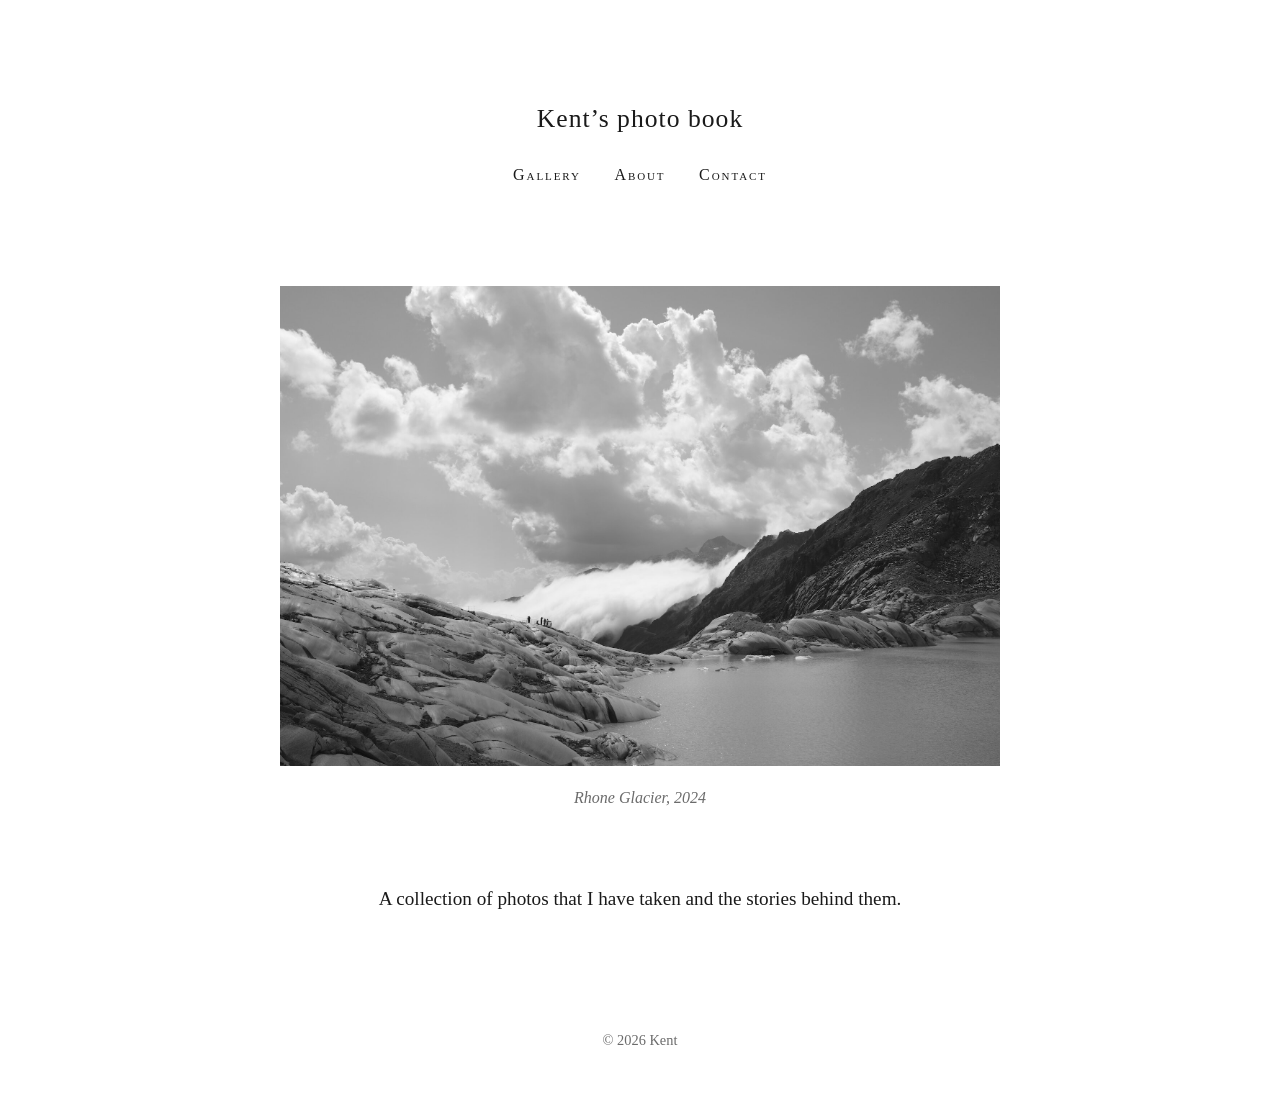
<file: index.html>
<!DOCTYPE html>                    <!-- tells the browser "this is modern HTML" -->
<html>
<head>
  <!-- <head> = setup/config. Nothing here is visible on the page. -->
  <meta charset="UTF-8">                                        <!-- text encoding -->
  <meta name="viewport" content="width=device-width">           <!-- makes phones render it properly -->
  <title>Kent’s photo book</title>                              <!-- browser tab text -->
  <link rel="stylesheet" href="style.css">                      <!-- like "import style" — loads the CSS file -->
</head>
<body>
  <!-- <body> = everything visible. Tags work like nested parentheses:
       <p>opens ... </p>closes. Indentation is just for readability, like Python
       but optional. -->

  <header>
    <h1><a href="index.html">Kent’s photo book</a></h1>   <!-- h1 = biggest heading. a = a link; href = where it goes -->
    <nav>                                    <!-- nav = just a labeled box for the menu links -->
      <a href="gallery.html">Gallery</a>
      <a href="about.html">About</a>
      <a href="contact.html">Contact</a>
    </nav>
  </header>

  <main class="cover">   <!-- class="cover" centers the text on this page -->
    <img src="DSF6761.JPG" alt="The Rhone Glacier">  <!-- img shows a file; alt = text if it fails to load -->
    <p class="caption">Rhone Glacier, 2024</p>
    <p>A collection of photos that I have taken and the stories behind them.</p>
  </main>

  <footer>&copy; 2026 Kent</footer>          <!-- &copy; is the © symbol -->
</body>
</html>
</file>
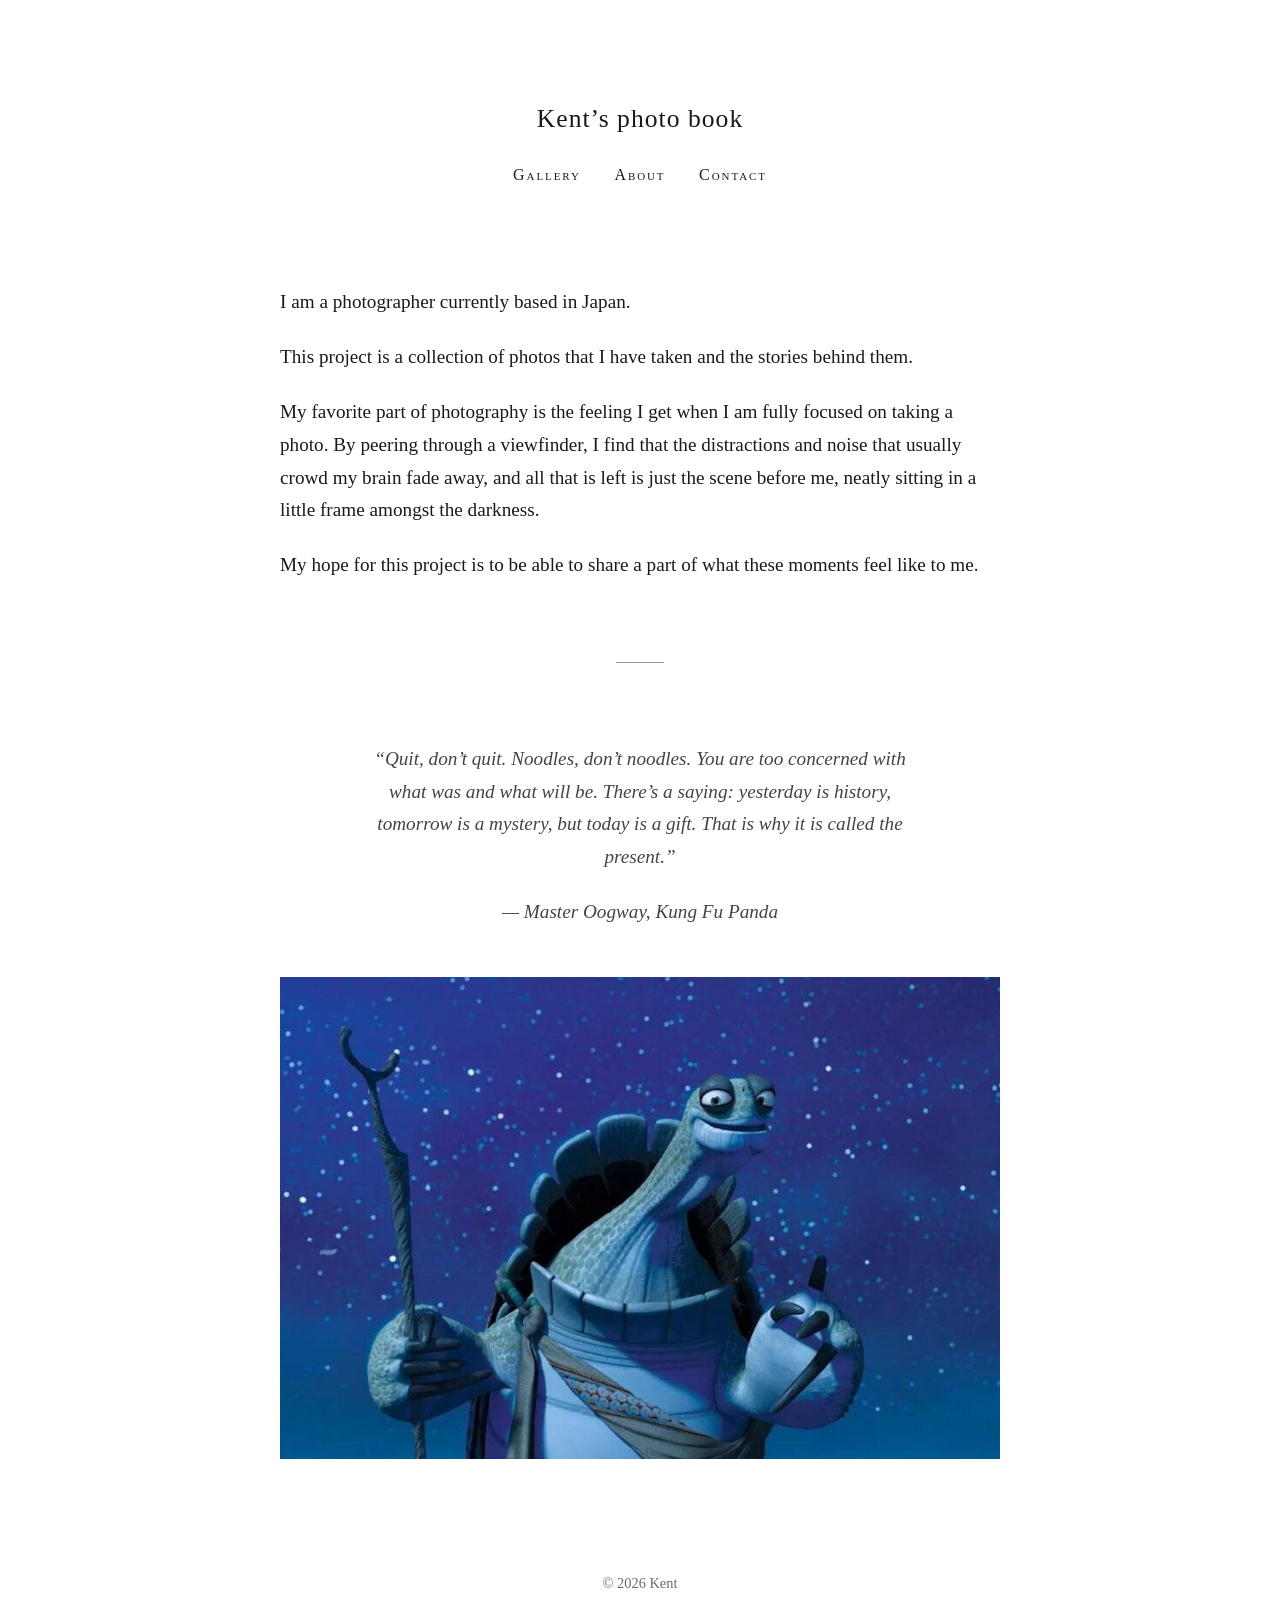
<file: about.html>
<!DOCTYPE html>
<html>
<head>
  <meta charset="UTF-8">
  <meta name="viewport" content="width=device-width">
  <title>About — Kent’s photo book</title>
  <link rel="stylesheet" href="style.css">
</head>
<body>
  <header>
    <h1><a href="index.html">Kent’s photo book</a></h1>
    <nav>
      <a href="gallery.html">Gallery</a>
      <a href="about.html">About</a>
      <a href="contact.html">Contact</a>
    </nav>
  </header>

  <main>
    <!-- No section headings here — the page just reads as one short
         letter to the visitor, which suits how little text there is. -->
    <p>I am a photographer currently based in Japan.</p>
    <p>This project is a collection of photos that I have taken and the
       stories behind them.</p>
    <p>My favorite part of photography is the feeling I get when I am fully
       focused on taking a photo. By peering through a viewfinder, I find that
       the distractions and noise that usually crowd my brain fade away, and
       all that is left is just the scene before me, neatly sitting in a
       little frame amongst the darkness.</p>
    <p>My hope for this project is to be able to share a part of what these
       moments feel like to me.</p>

    <hr>                       <!-- the short centered dash -->

    <!-- blockquote = a quotation; styled centered + italic in style.css -->
    <blockquote>
      <p>“Quit, don’t quit. Noodles, don’t noodles. You are too concerned with
         what was and what will be. There’s a saying: yesterday is history,
         tomorrow is a mystery, but today is a gift. That is why it is called
         the present.”</p>
      <p>— Master Oogway, Kung Fu Panda</p>
    </blockquote>
    <img src="oogway.jpg" alt="Master Oogway under a starry sky" class="snug">
  </main>

  <footer>&copy; 2026 Kent</footer>
</body>
</html>
</file>
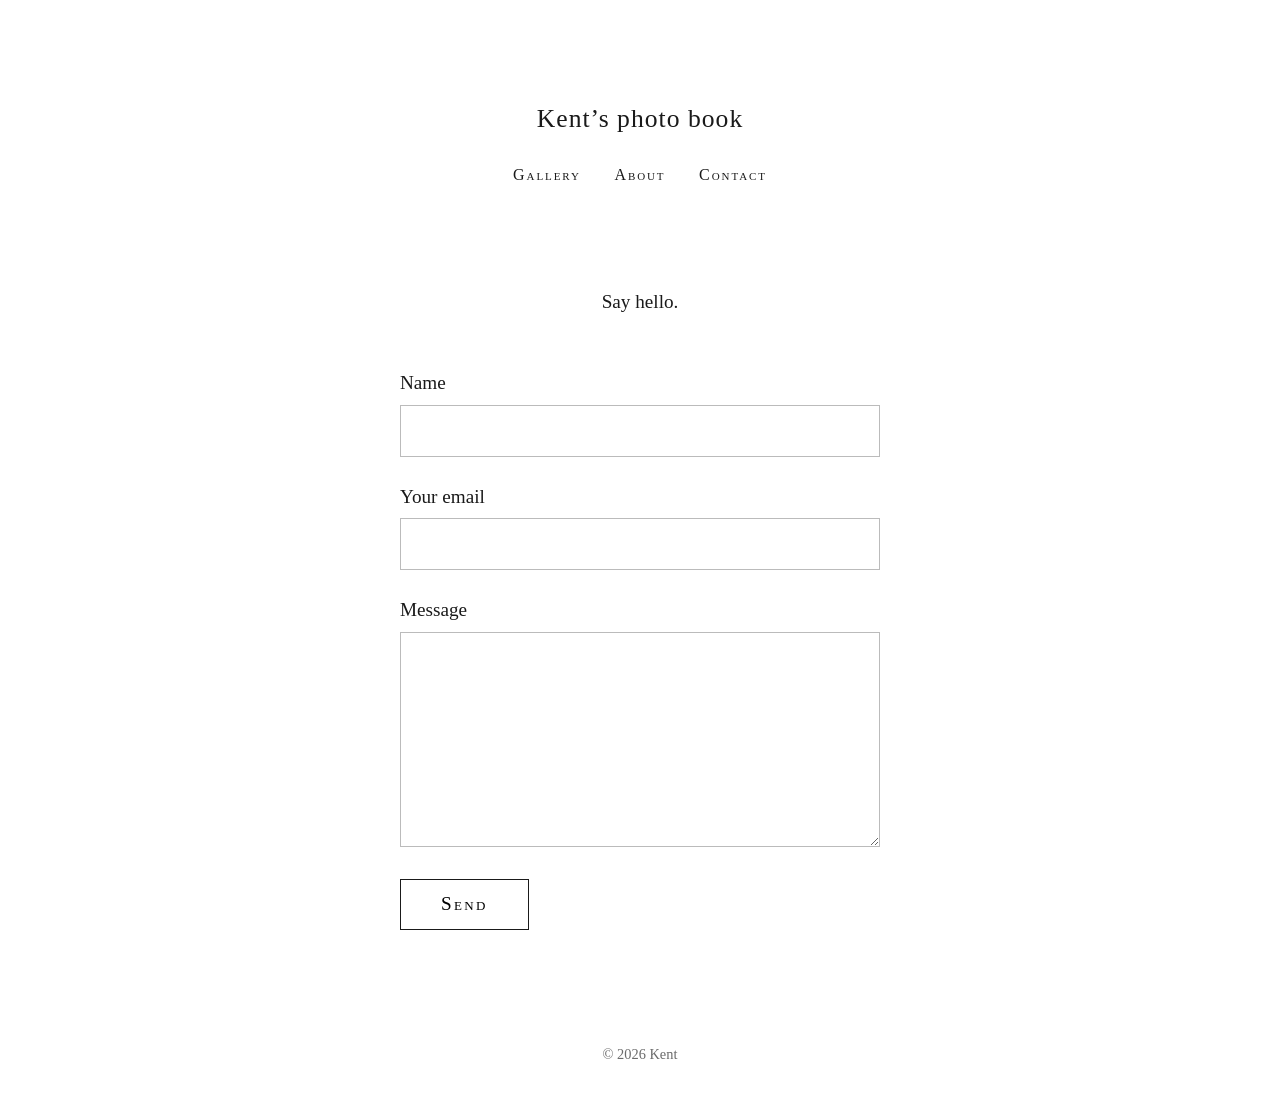
<file: contact.html>
<!DOCTYPE html>
<html>
<head>
  <meta charset="UTF-8">
  <meta name="viewport" content="width=device-width">
  <title>Contact — Kent’s photo book</title>
  <link rel="stylesheet" href="style.css">
</head>
<body>
  <header>
    <h1><a href="index.html">Kent’s photo book</a></h1>
    <nav>
      <a href="gallery.html">Gallery</a>
      <a href="about.html">About</a>
      <a href="contact.html">Contact</a>
    </nav>
  </header>

  <main class="cover">   <!-- centers the intro line; the form re-aligns itself left -->
    <p>Say hello.</p>

    <!-- A Netlify form. The data-netlify="true" attribute is the magic bit:
         when the site is hosted on Netlify, they detect it and collect
         submissions for you (Site → Forms in their dashboard). Your email
         address never appears anywhere in the site.
         NOTE: it only works on the live Netlify site — submitting the form
         while previewing the file locally will just show an error page. -->
    <form name="contact" method="POST" data-netlify="true">
      <!-- label = the text above a box; for/id pair links them, so
           clicking the label focuses the box -->
      <label for="name">Name</label>
      <input type="text" id="name" name="name" required>

      <label for="email">Your email</label>
      <input type="email" id="email" name="email" required>

      <label for="message">Message</label>
      <!-- textarea = multi-line text box; rows = starting height -->
      <textarea id="message" name="message" rows="6" required></textarea>

      <button type="submit">Send</button>
    </form>
  </main>

  <footer>&copy; 2026 Kent</footer>
</body>
</html>
</file>
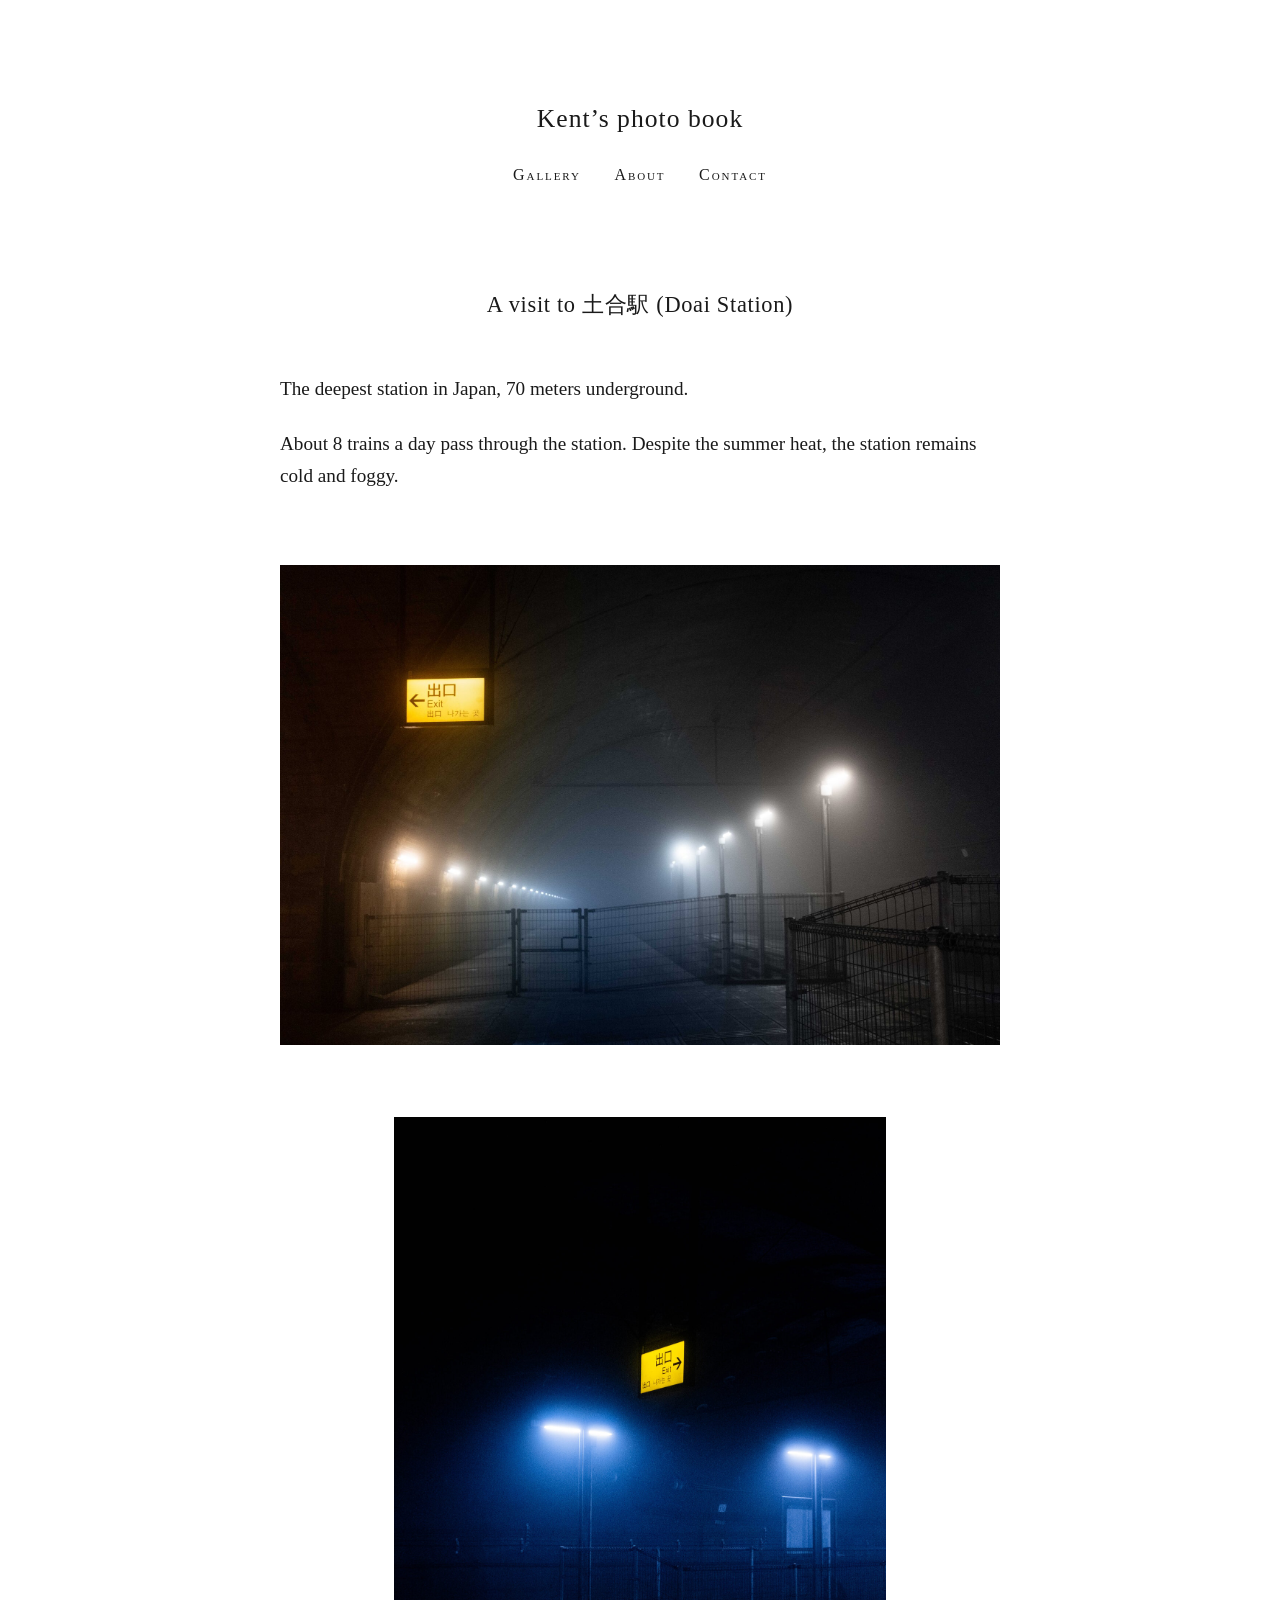
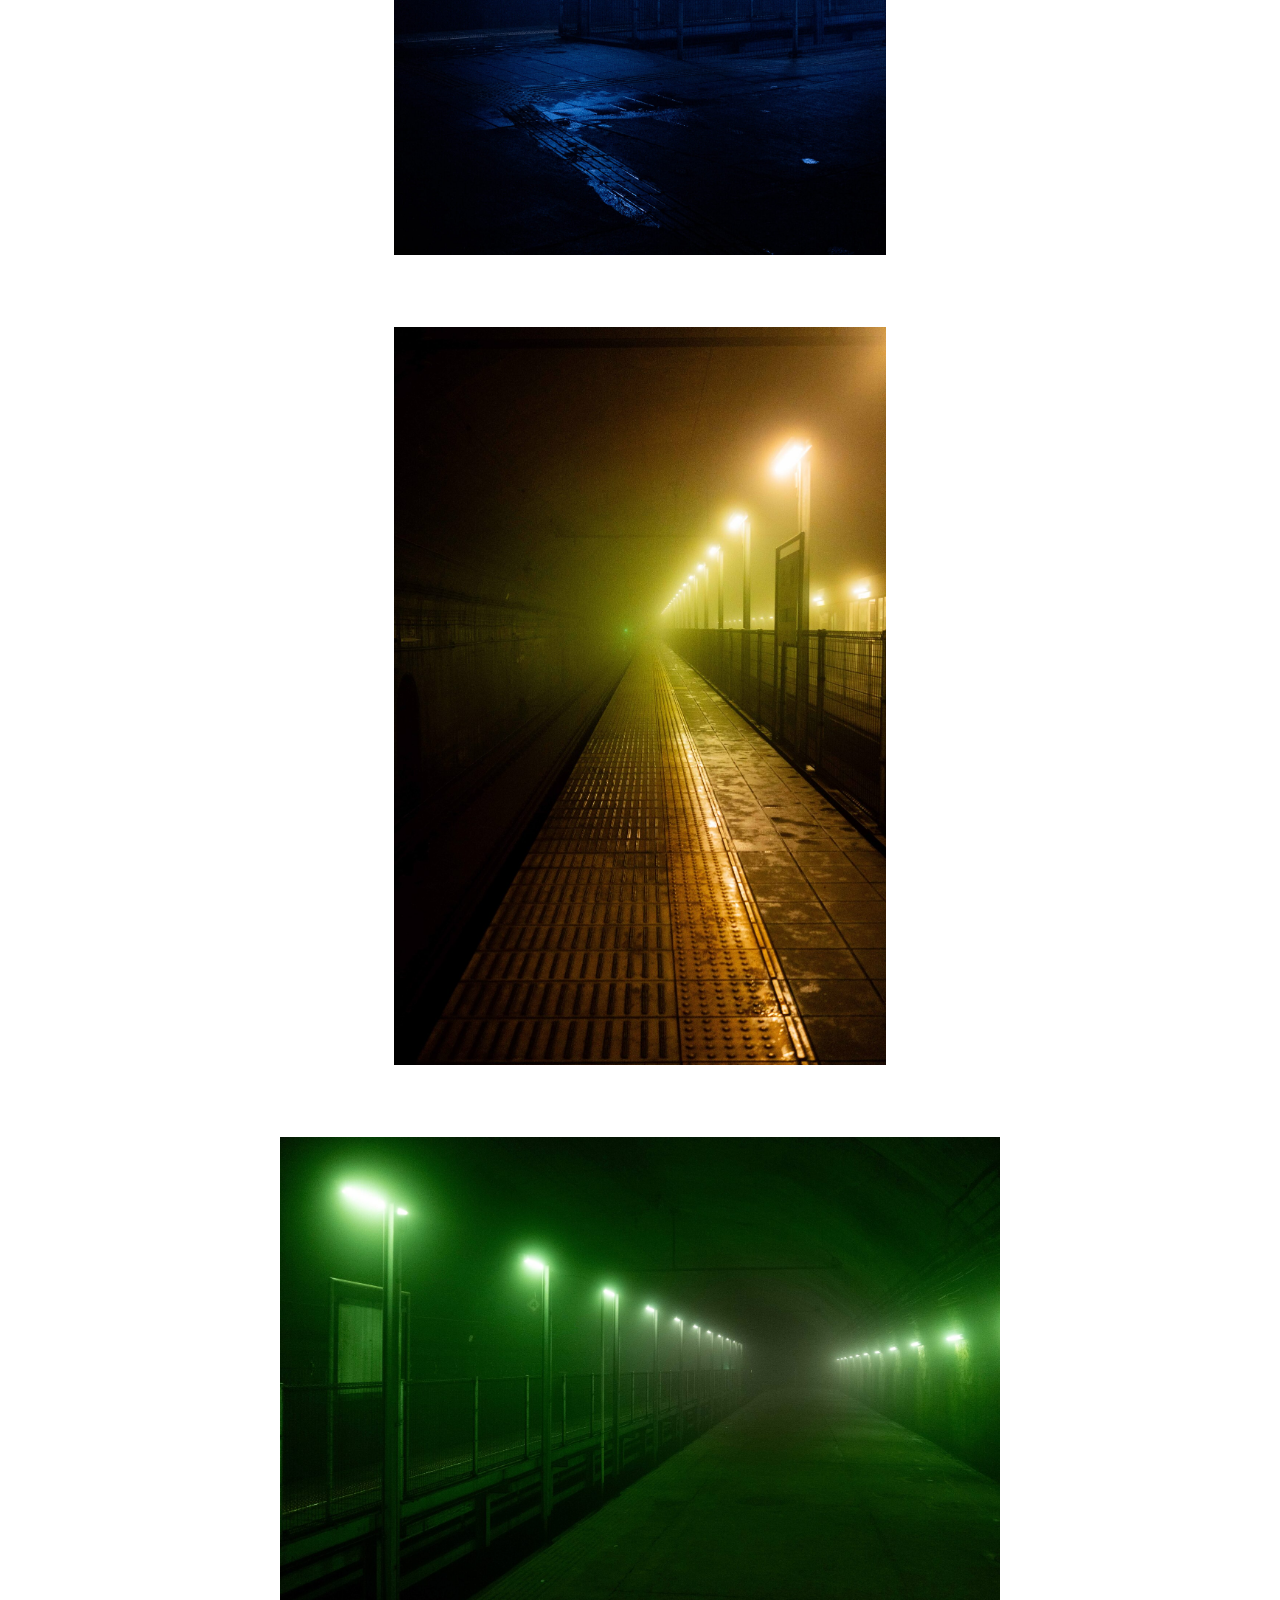
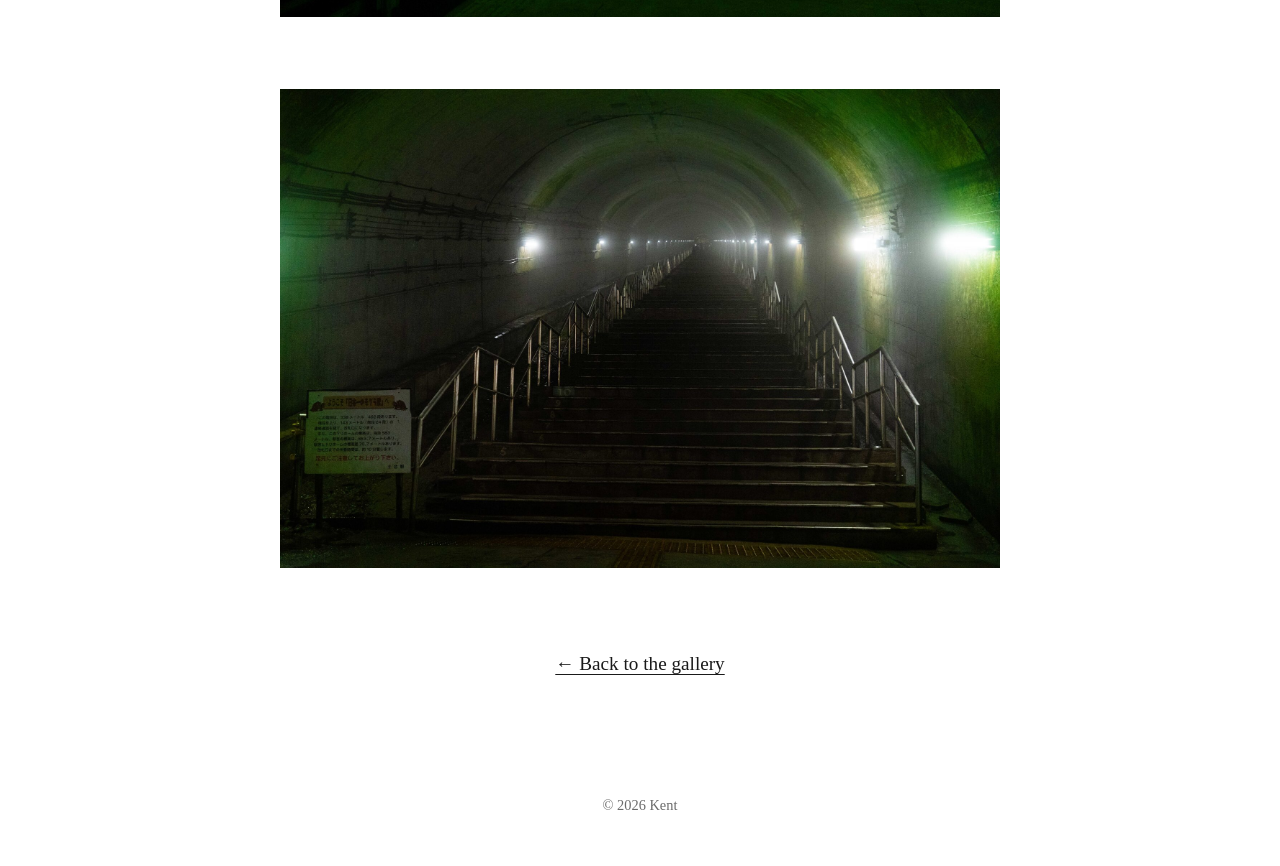
<file: doai.html>
<!DOCTYPE html>
<html>
<head>
  <meta charset="UTF-8">
  <meta name="viewport" content="width=device-width">
  <title>A visit to 土合駅 (Doai Station) — Kent’s photo book</title>
  <link rel="stylesheet" href="style.css">
</head>
<body>
  <header>
    <h1><a href="index.html">Kent’s photo book</a></h1>
    <nav>
      <a href="gallery.html">Gallery</a>
      <a href="about.html">About</a>
      <a href="contact.html">Contact</a>
    </nav>
  </header>

  <main>
    <h2>A visit to 土合駅 (Doai Station)</h2>
    <p>The deepest station in Japan, 70 meters underground.</p>
    <p>About 8 trains a day pass through the station. Despite the summer heat,
       the station remains cold and foggy.</p>

    <img src="JPN-11.jpg" alt="">
    <img src="JPN-8.jpg" alt="">
    <img src="JPN-9.jpg" alt="">
    <img src="JPN-10.jpg" alt="">
    <img src="JPN-12.jpg" alt="">

    <p class="next"><a href="gallery.html">← Back to the gallery</a></p>
  </main>

  <footer>&copy; 2026 Kent</footer>
</body>
</html>
</file>
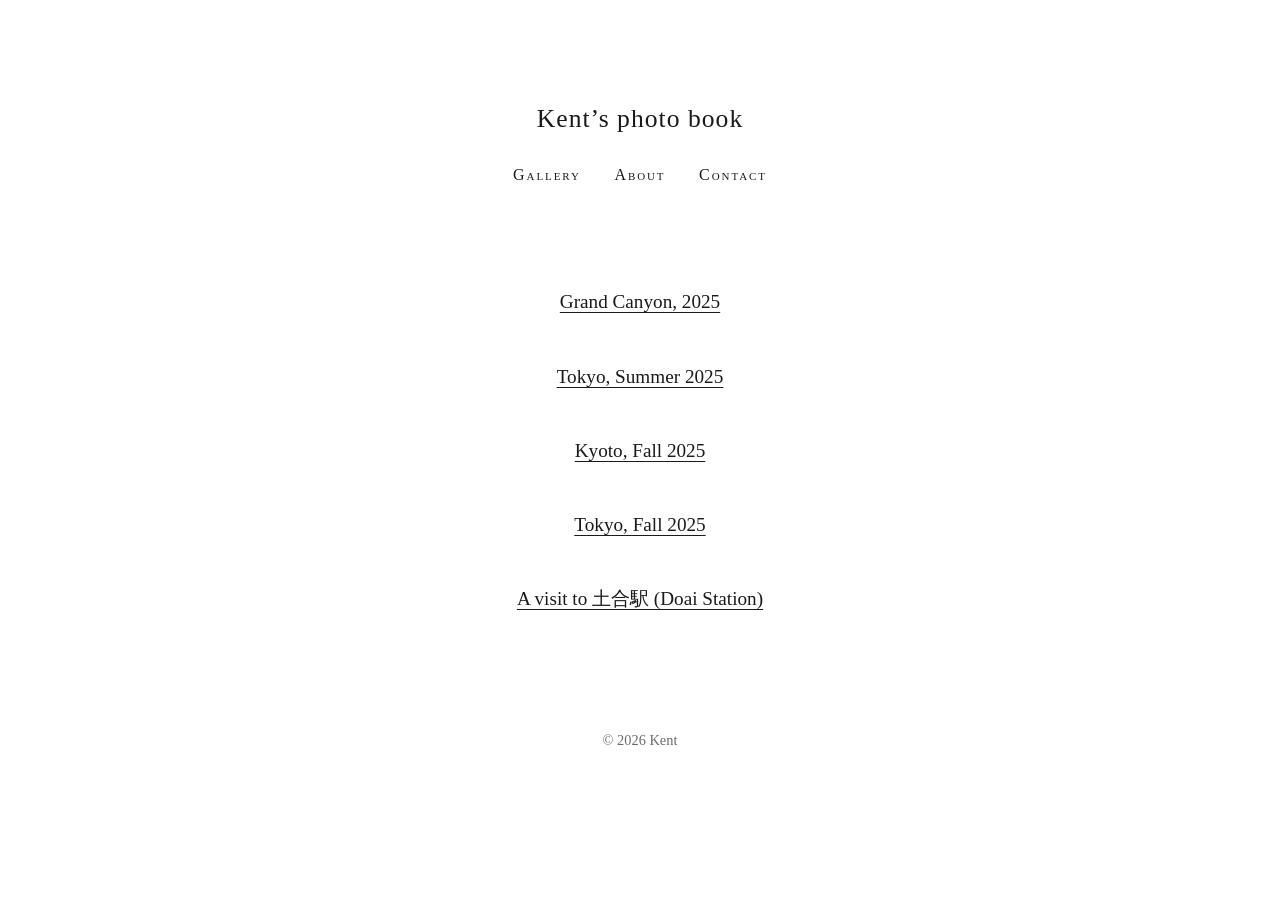
<file: gallery.html>
<!DOCTYPE html>
<html>
<head>
  <meta charset="UTF-8">
  <meta name="viewport" content="width=device-width">
  <title>Gallery — Kent’s photo book</title>
  <link rel="stylesheet" href="style.css">
</head>
<body>
  <header>
    <h1><a href="index.html">Kent’s photo book</a></h1>
    <nav>
      <a href="gallery.html">Gallery</a>
      <a href="about.html">About</a>
      <a href="contact.html">Contact</a>
    </nav>
  </header>

  <main>
    <!-- The gallery is now a table of contents — each set lives on
         its own page. class="sets" lets style.css space these links out. -->
    <p class="sets"><a href="grand-canyon.html">Grand Canyon, 2025</a></p>
    <p class="sets"><a href="tokyo-summer.html">Tokyo, Summer 2025</a></p>
    <p class="sets"><a href="kyoto.html">Kyoto, Fall 2025</a></p>
    <p class="sets"><a href="tokyo-fall.html">Tokyo, Fall 2025</a></p>
    <p class="sets"><a href="doai.html">A visit to 土合駅 (Doai Station)</a></p>
  </main>

  <footer>&copy; 2026 Kent</footer>
</body>
</html>
</file>
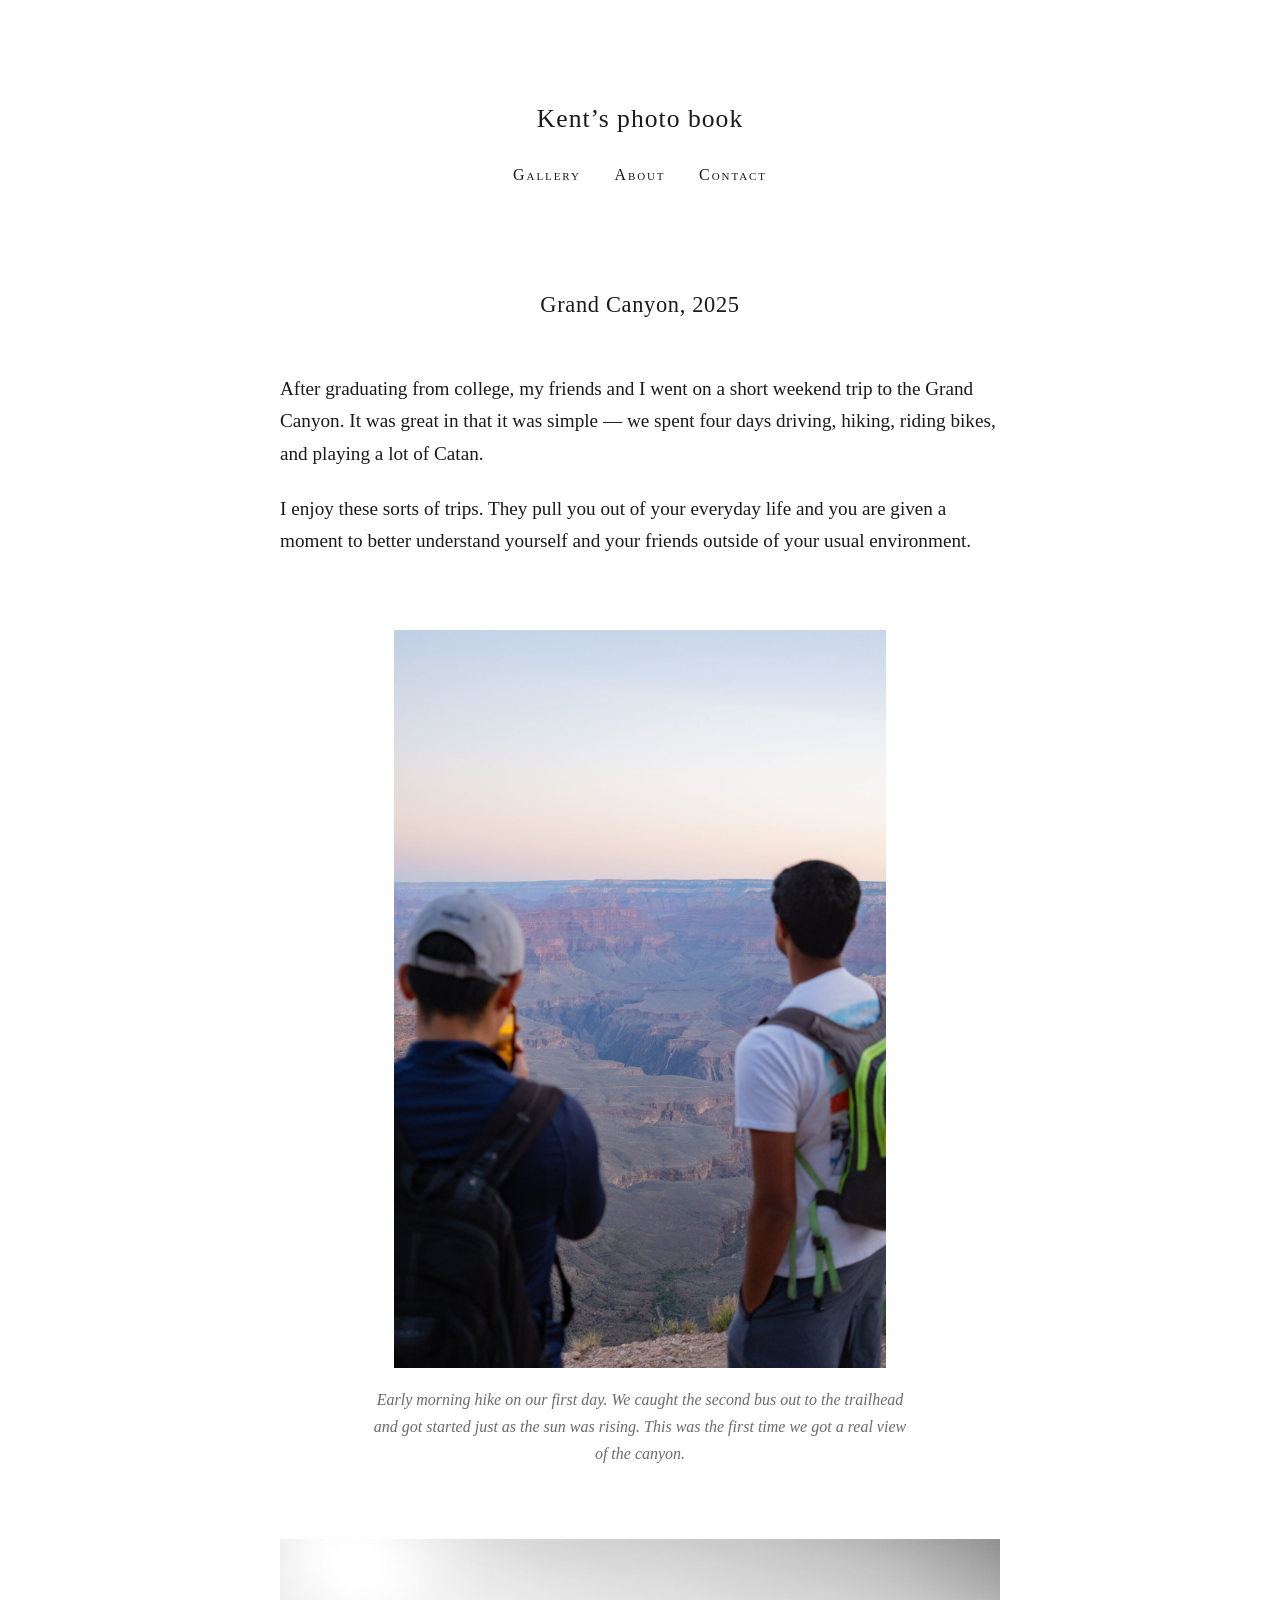
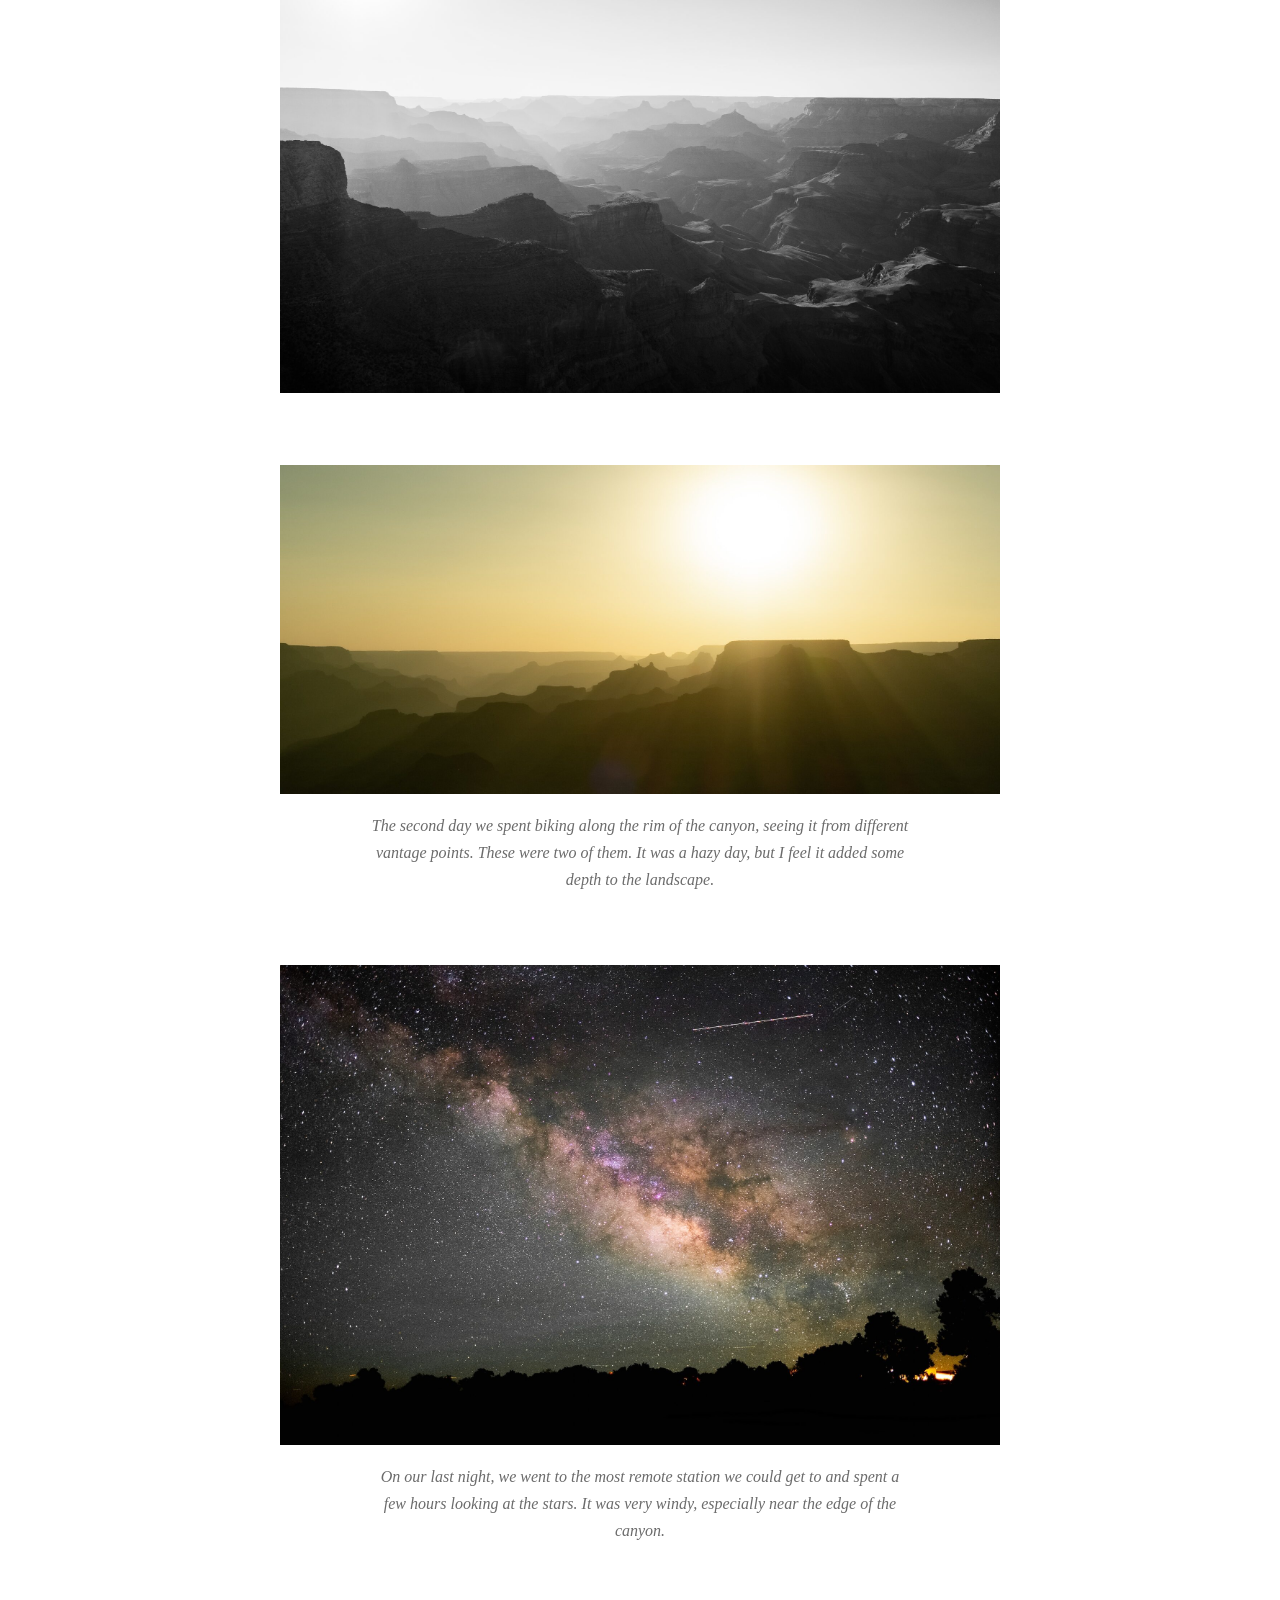
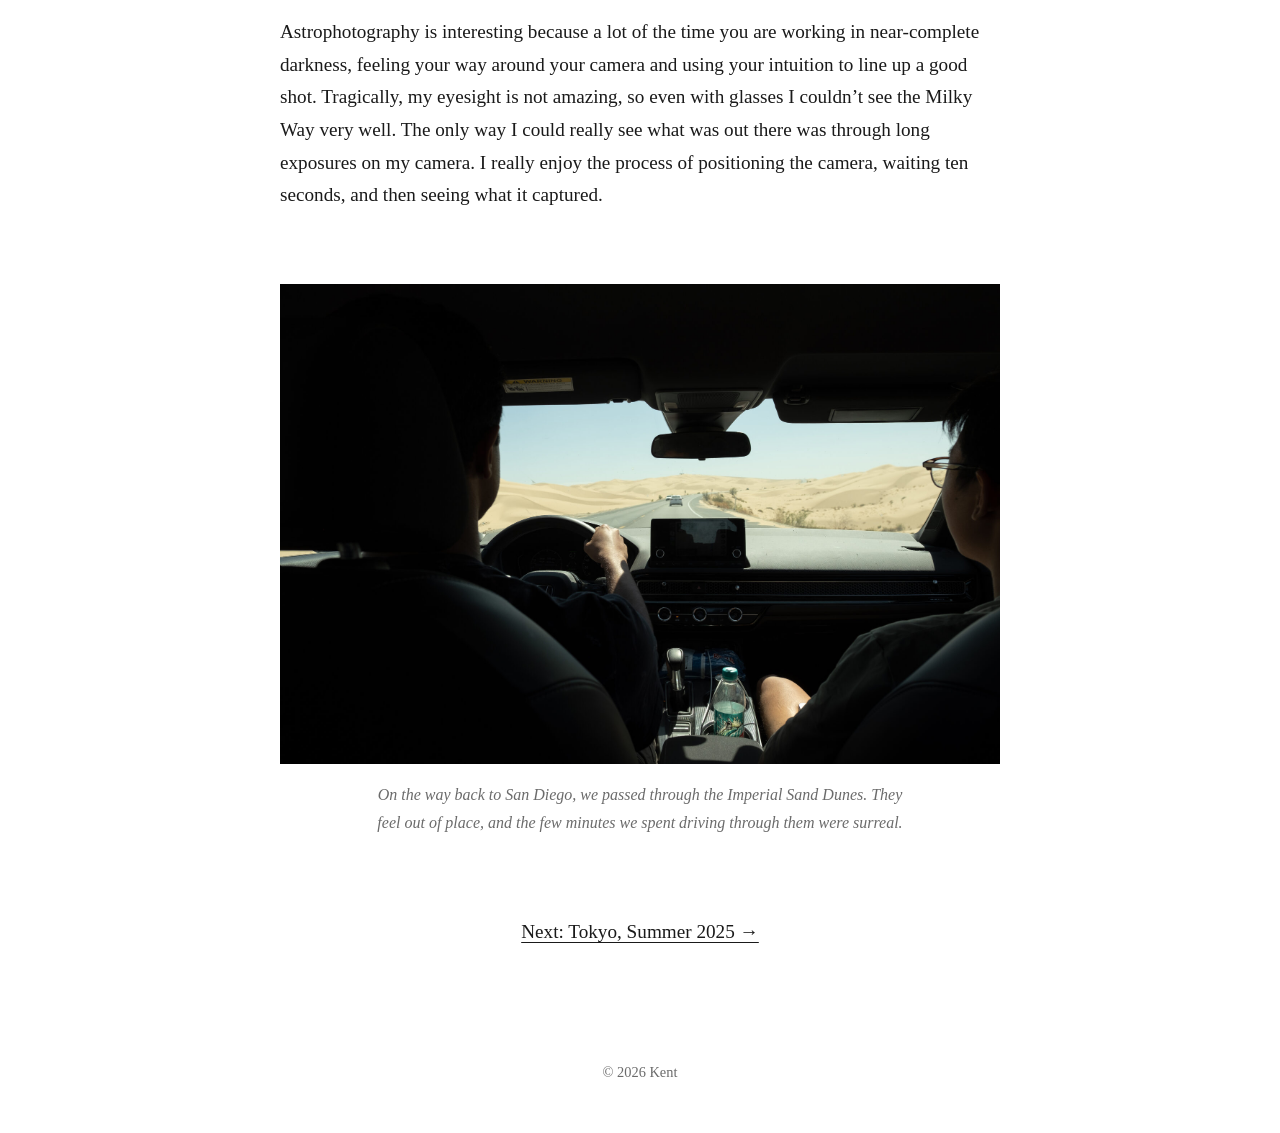
<file: grand-canyon.html>
<!DOCTYPE html>
<html>
<head>
  <meta charset="UTF-8">
  <meta name="viewport" content="width=device-width">
  <title>Grand Canyon, 2025 — Kent’s photo book</title>
  <link rel="stylesheet" href="style.css">
</head>
<body>
  <header>
    <h1><a href="index.html">Kent’s photo book</a></h1>
    <nav>
      <a href="gallery.html">Gallery</a>
      <a href="about.html">About</a>
      <a href="contact.html">Contact</a>
    </nav>
  </header>

  <main>
    <h2>Grand Canyon, 2025</h2>
    <p>After graduating from college, my friends and I went on a short weekend
       trip to the Grand Canyon. It was great in that it was simple — we spent
       four days driving, hiking, riding bikes, and playing a lot of Catan.</p>
    <p>I enjoy these sorts of trips. They pull you out of your everyday life
       and you are given a moment to better understand yourself and your
       friends outside of your usual environment.</p>

    <img src="GCtwo.jpg" alt="Two friends looking out over the Grand Canyon at dawn">
    <p class="caption">Early morning hike on our first day. We caught the
       second bus out to the trailhead and got started just as the sun was
       rising. This was the first time we got a real view of the canyon.</p>

    <img src="GCtwo-6%20copy.jpg" alt="Hazy view across the canyon">
    <img src="GCtwo-7%20copy.jpg" alt="Canyon ridges silhouetted in golden haze">
    <p class="caption">The second day we spent biking along the rim of the
       canyon, seeing it from different vantage points. These were two of
       them. It was a hazy day, but I feel it added some depth to the
       landscape.</p>

    <img src="GCtwo-8.jpg" alt="The Milky Way over the canyon">
    <p class="caption">On our last night, we went to the most remote station
       we could get to and spent a few hours looking at the stars. It was very
       windy, especially near the edge of the canyon.</p>
    <p>Astrophotography is interesting because a lot of the time you are
       working in near-complete darkness, feeling your way around your camera
       and using your intuition to line up a good shot. Tragically, my
       eyesight is not amazing, so even with glasses I couldn’t see the Milky
       Way very well. The only way I could really see what was out there was
       through long exposures on my camera. I really enjoy the process of
       positioning the camera, waiting ten seconds, and then seeing what it
       captured.</p>

    <img src="GCone-12.jpg" alt="Driving through the Imperial Sand Dunes">
    <p class="caption">On the way back to San Diego, we passed through the
       Imperial Sand Dunes. They feel out of place, and the few minutes we
       spent driving through them were surreal.</p>

    <p class="next"><a href="tokyo-summer.html">Next: Tokyo, Summer 2025 →</a></p>
  </main>

  <footer>&copy; 2026 Kent</footer>
</body>
</html>
</file>
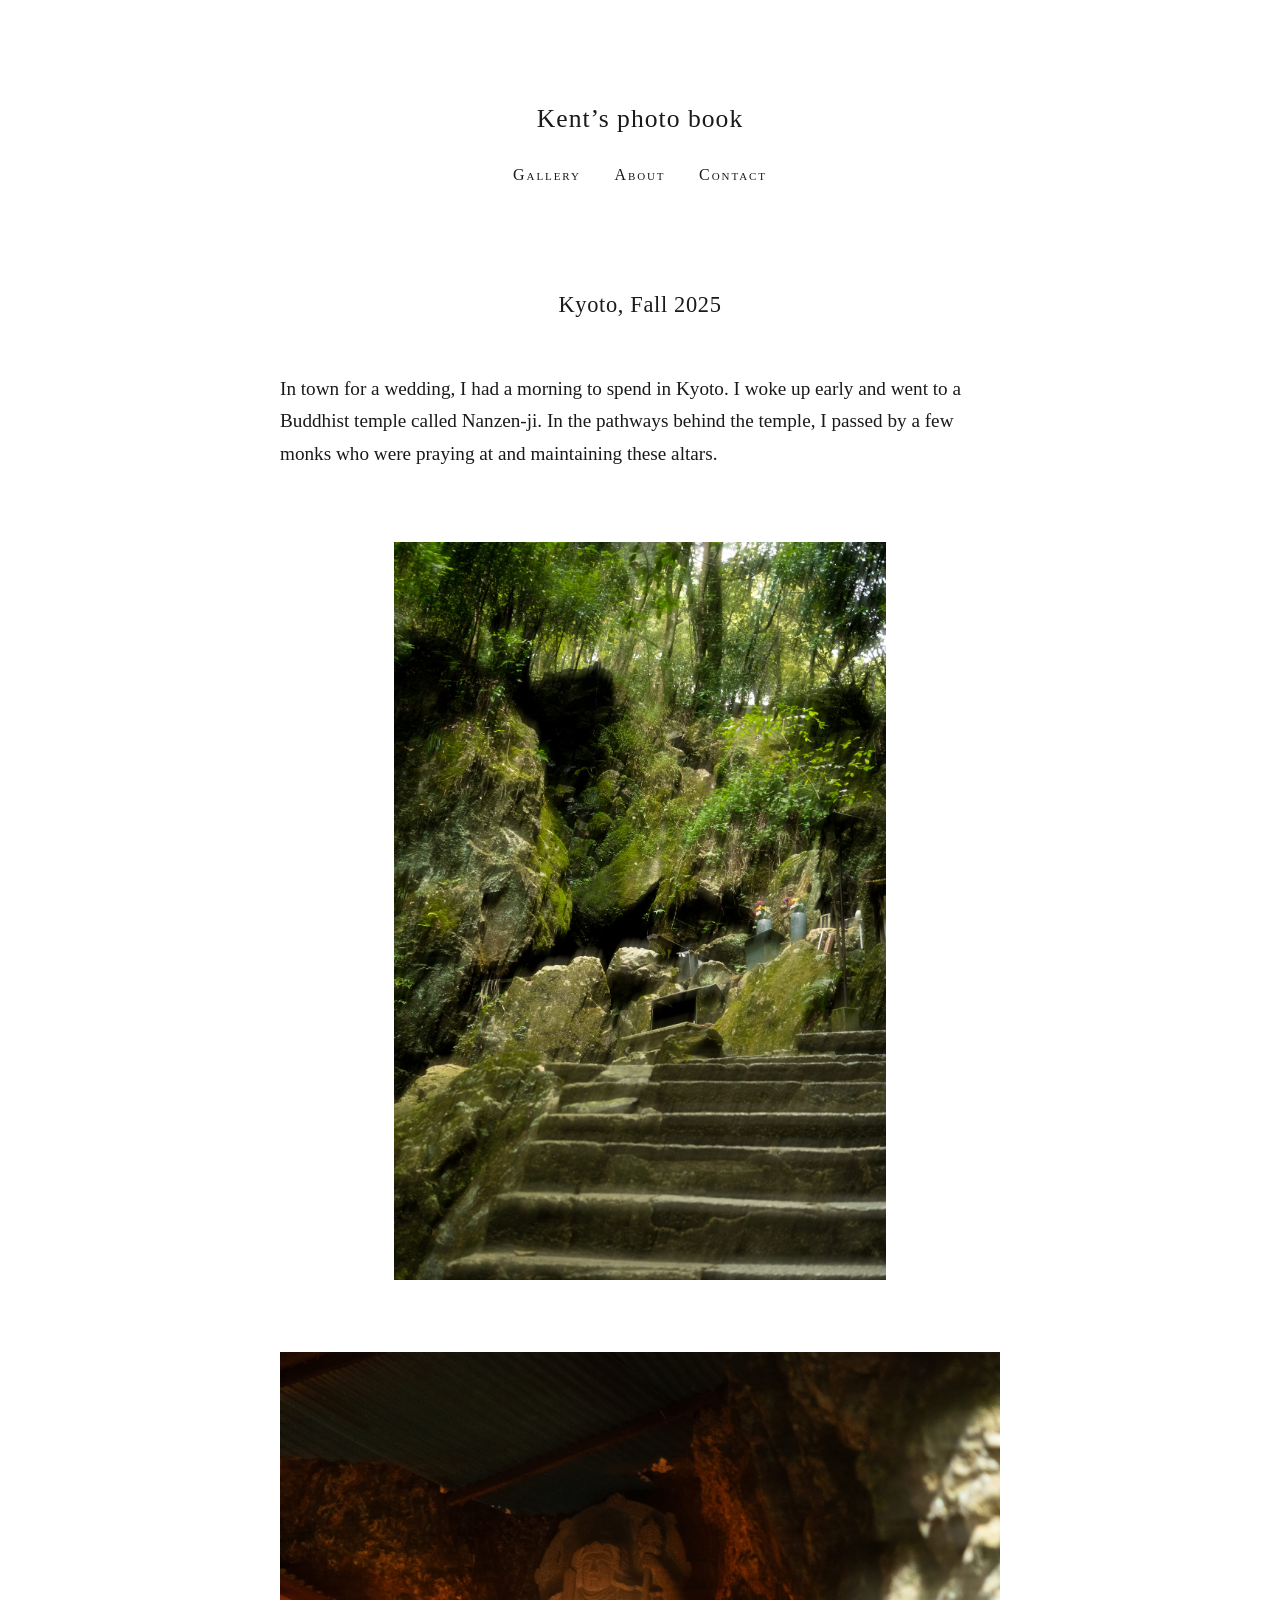
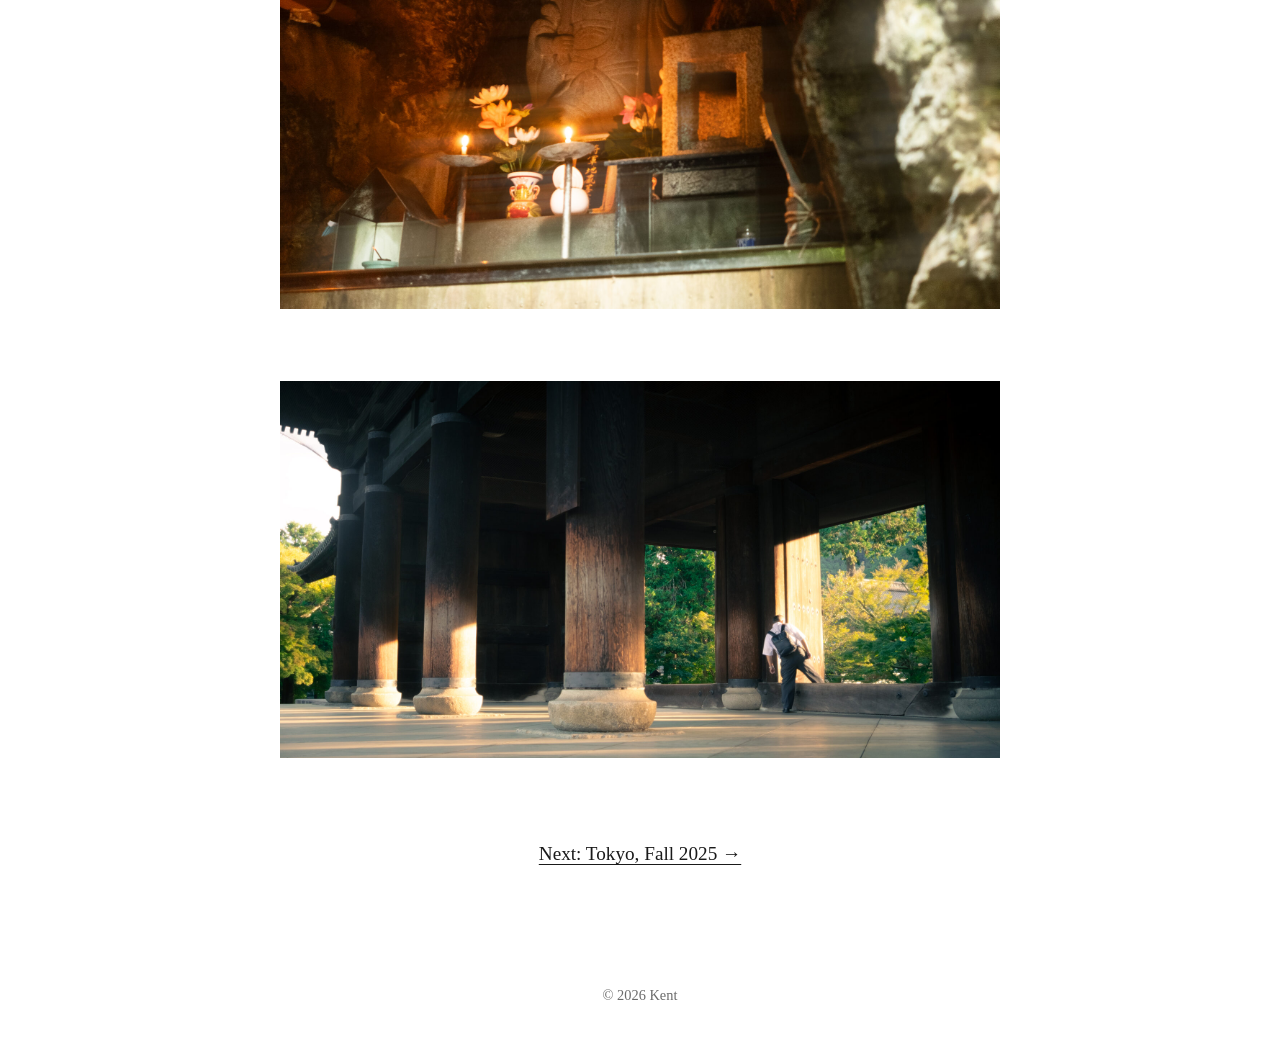
<file: kyoto.html>
<!DOCTYPE html>
<html>
<head>
  <meta charset="UTF-8">
  <meta name="viewport" content="width=device-width">
  <title>Kyoto, Fall 2025 — Kent’s photo book</title>
  <link rel="stylesheet" href="style.css">
</head>
<body>
  <header>
    <h1><a href="index.html">Kent’s photo book</a></h1>
    <nav>
      <a href="gallery.html">Gallery</a>
      <a href="about.html">About</a>
      <a href="contact.html">Contact</a>
    </nav>
  </header>

  <main>
    <h2>Kyoto, Fall 2025</h2>
    <p>In town for a wedding, I had a morning to spend in Kyoto. I woke up
       early and went to a Buddhist temple called Nanzen-ji. In the pathways
       behind the temple, I passed by a few monks who were praying at and
       maintaining these altars.</p>

    <img src="KYPS2.jpg" alt="Stone steps rising through mossy rocks and altars behind Nanzen-ji">
    <img src="DSF0984.jpg" alt="A candlelit altar tucked into the rocks">
    <img src="DSF1037-2.jpg" alt="The great wooden gate at Nanzen-ji">

    <p class="next"><a href="tokyo-fall.html">Next: Tokyo, Fall 2025 →</a></p>
  </main>

  <footer>&copy; 2026 Kent</footer>
</body>
</html>
</file>
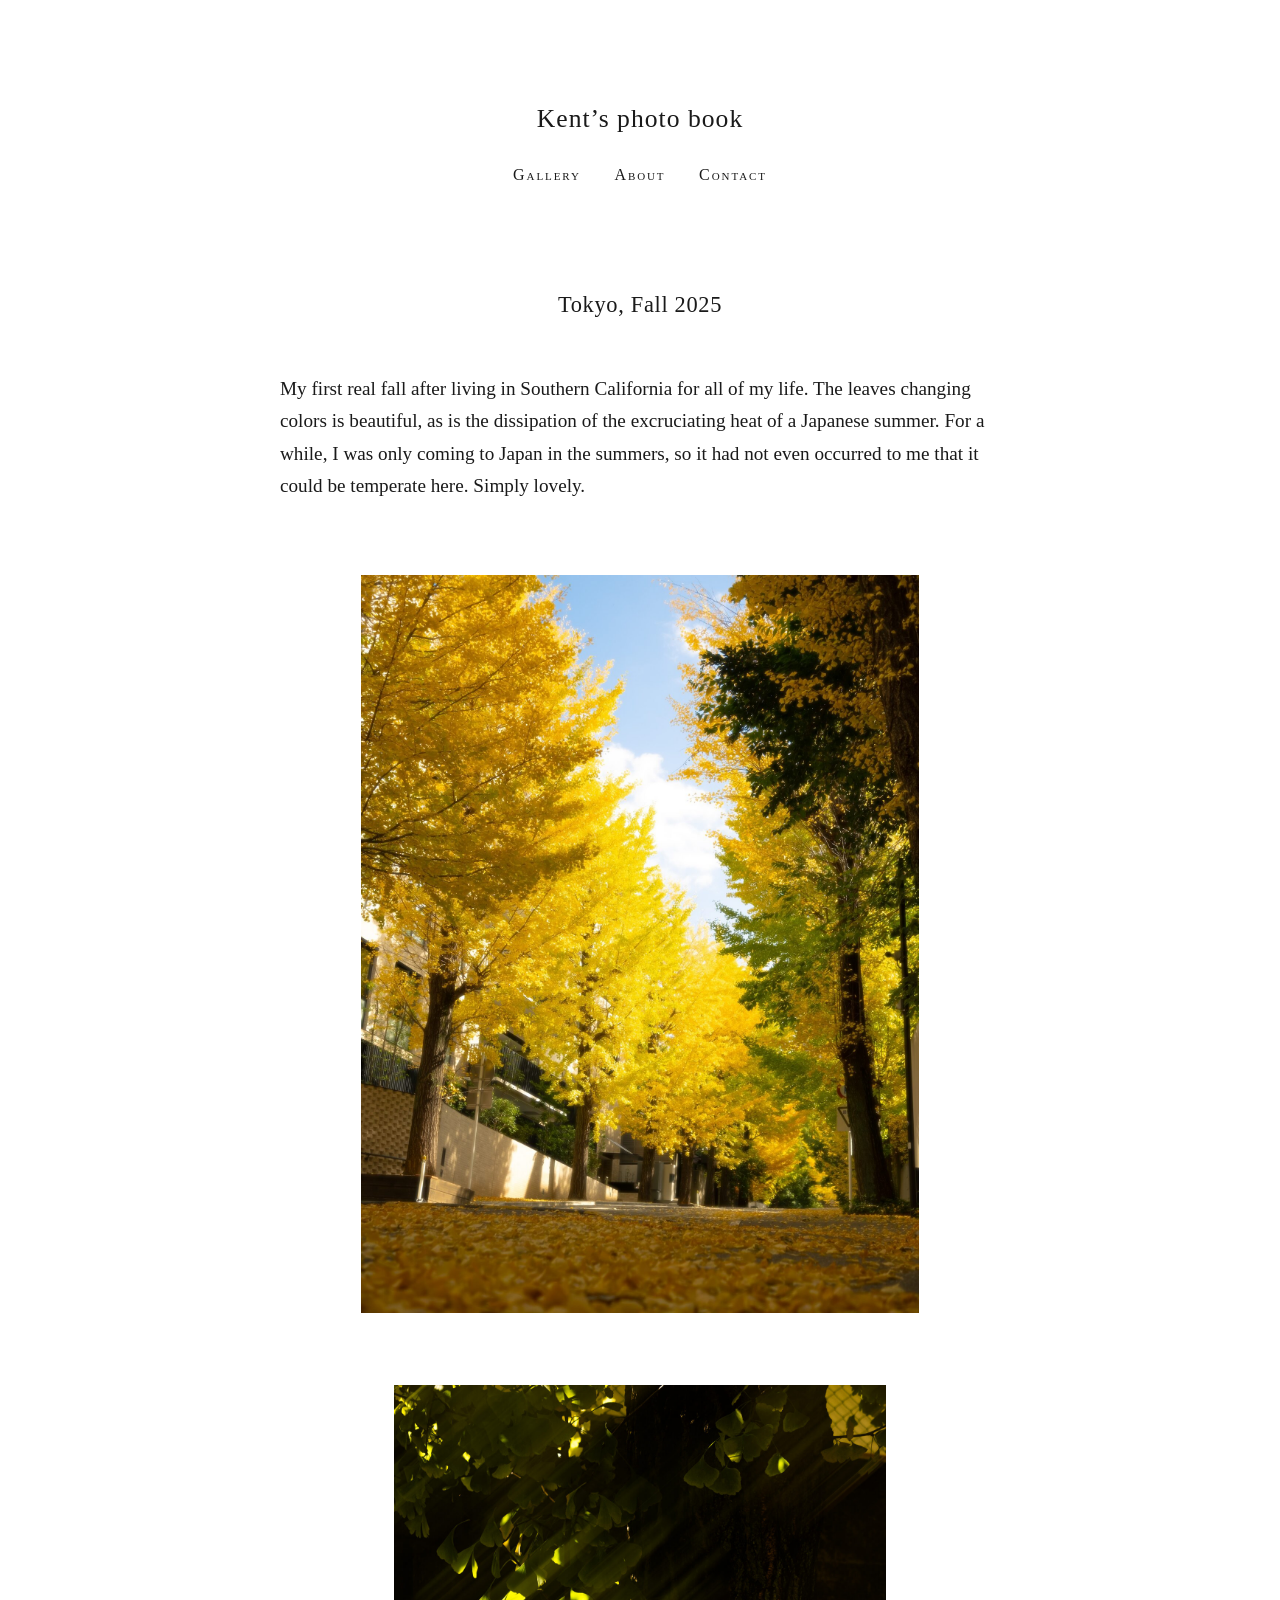
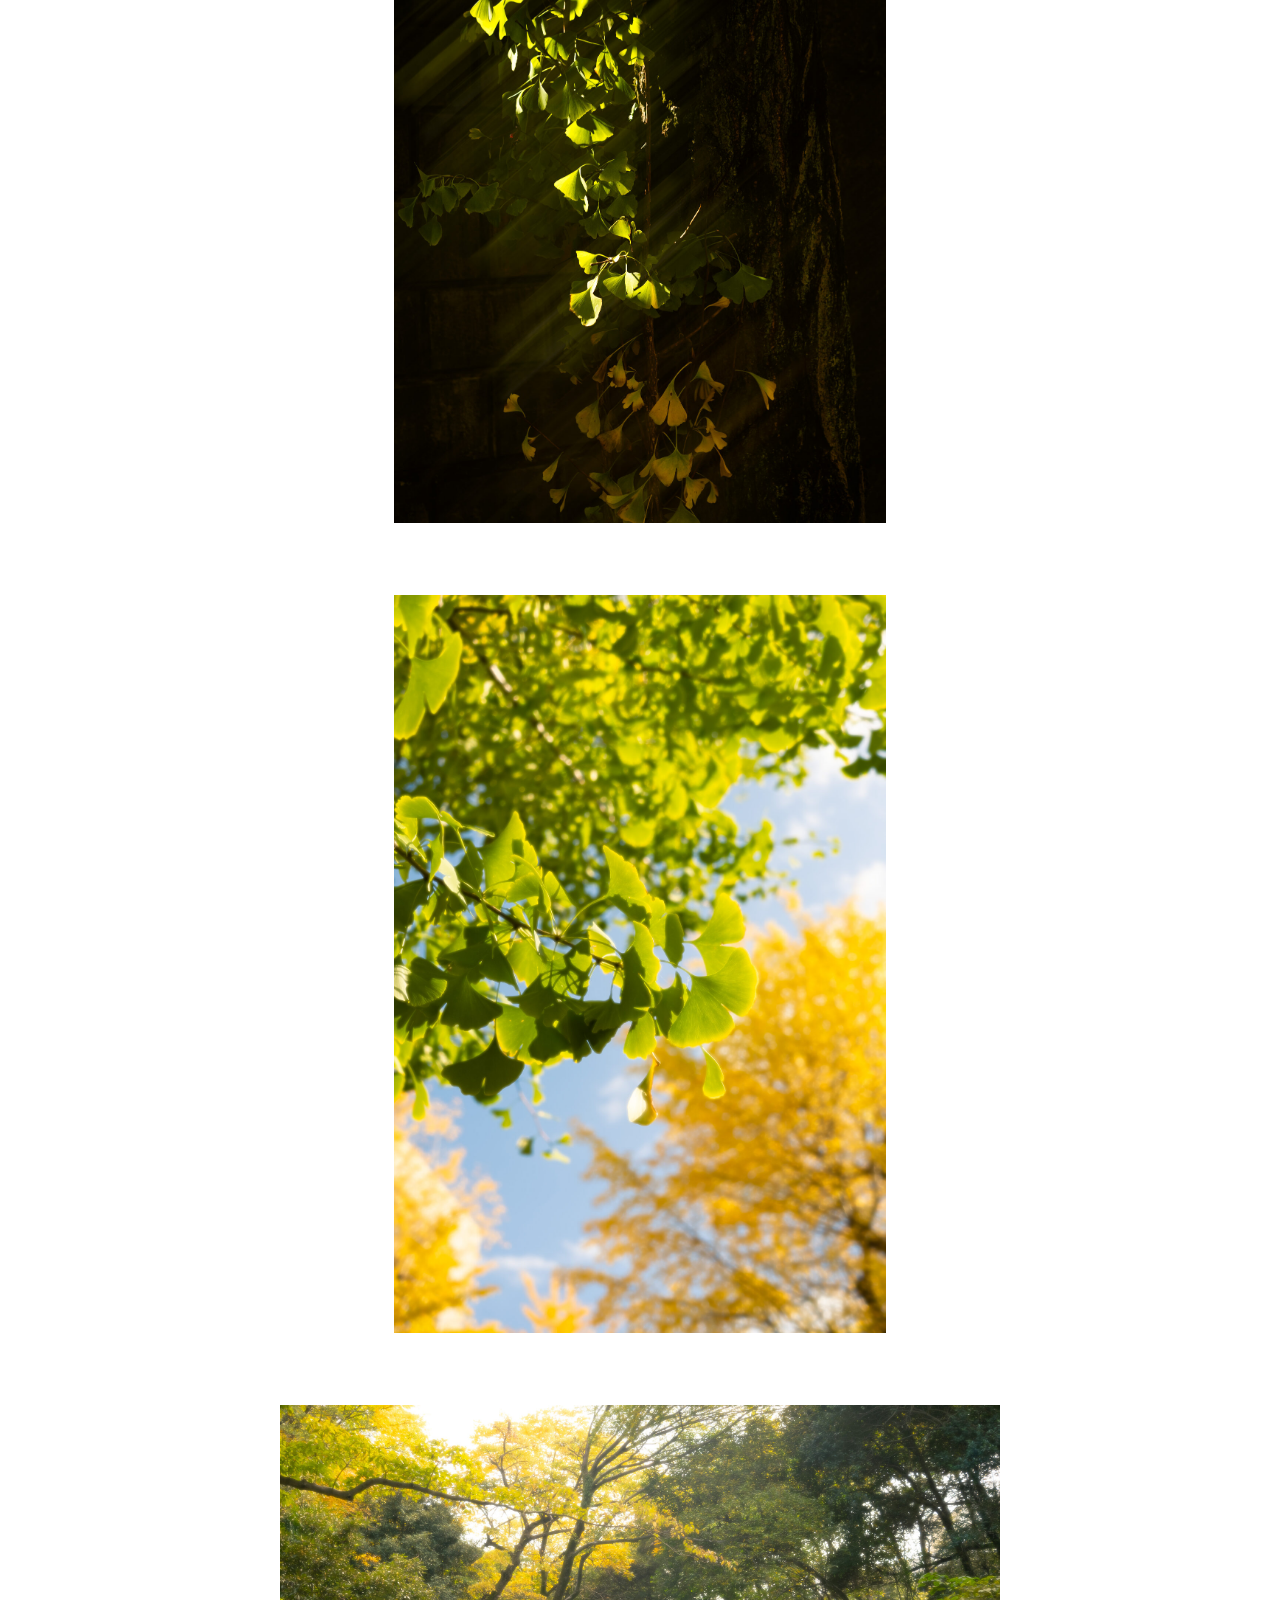
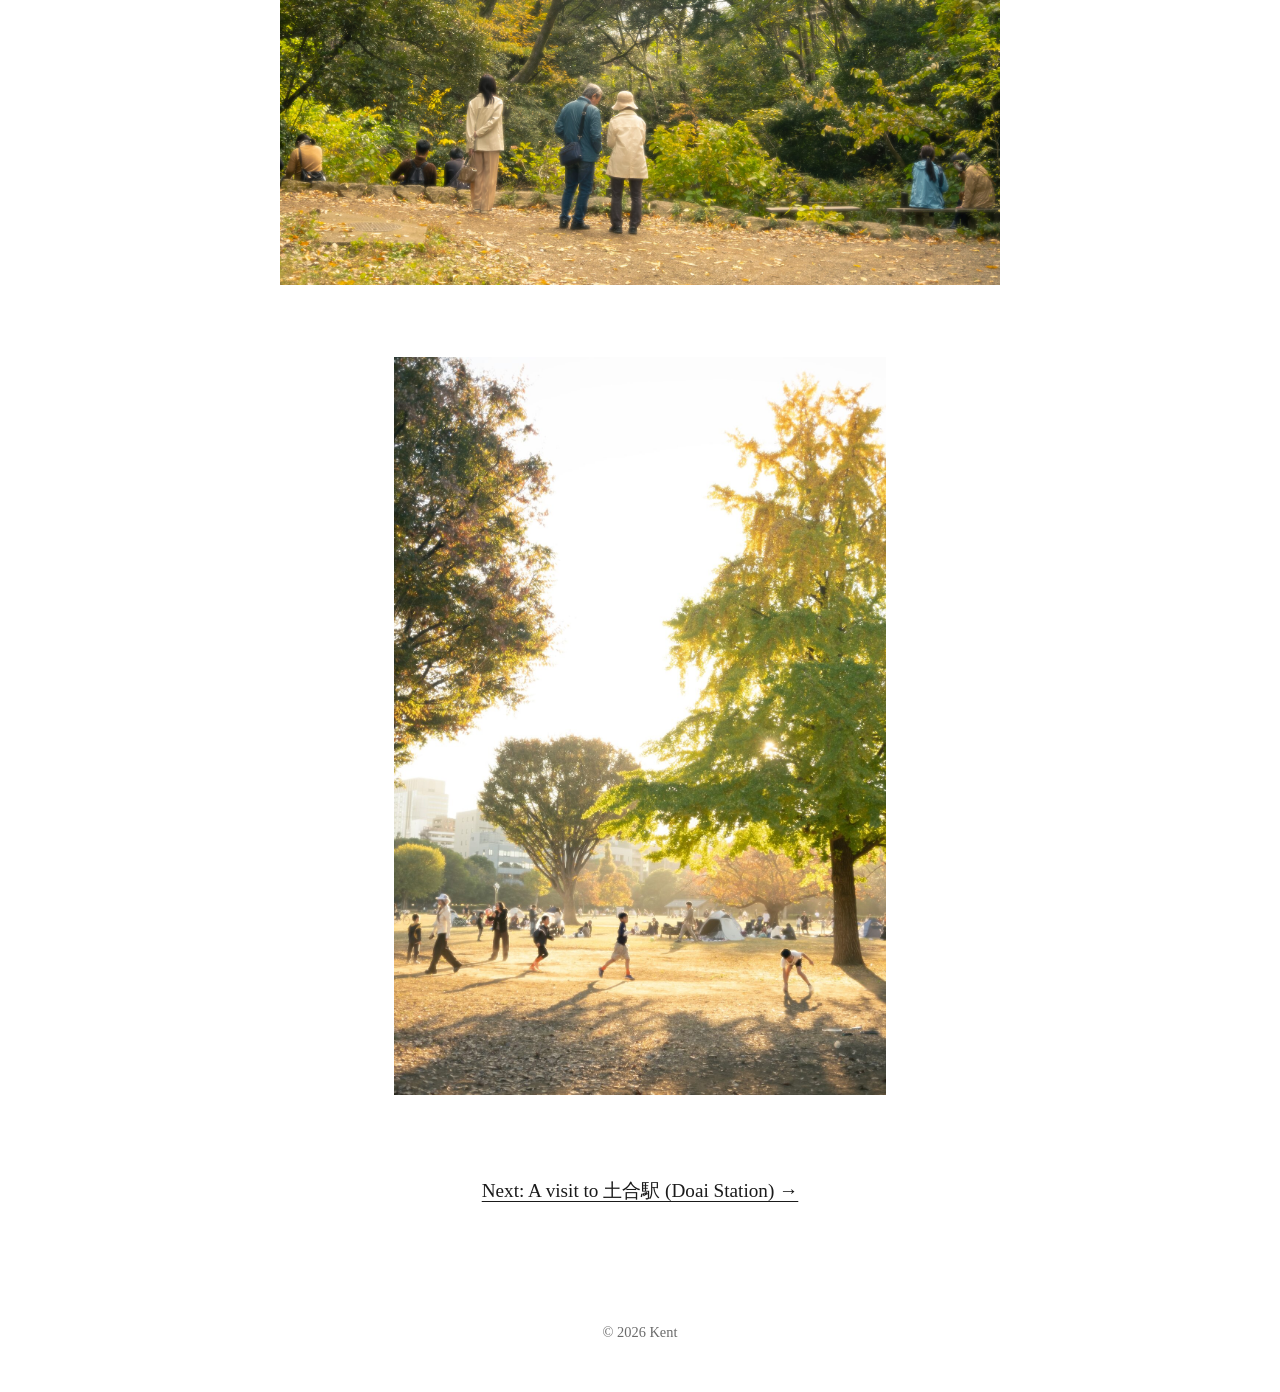
<file: tokyo-fall.html>
<!DOCTYPE html>
<html>
<head>
  <meta charset="UTF-8">
  <meta name="viewport" content="width=device-width">
  <title>Tokyo, Fall 2025 — Kent’s photo book</title>
  <link rel="stylesheet" href="style.css">
</head>
<body>
  <header>
    <h1><a href="index.html">Kent’s photo book</a></h1>
    <nav>
      <a href="gallery.html">Gallery</a>
      <a href="about.html">About</a>
      <a href="contact.html">Contact</a>
    </nav>
  </header>

  <main>
    <h2>Tokyo, Fall 2025</h2>
    <p>My first real fall after living in Southern California for all of my
       life. The leaves changing colors is beautiful, as is the dissipation of
       the excruciating heat of a Japanese summer. For a while, I was only
       coming to Japan in the summers, so it had not even occurred to me that
       it could be temperate here. Simply lovely.</p>

    <img src="DSF1431.jpg" alt="A street lined with golden ginkgo trees">
    <img src="DSF1435.jpg" alt="Ginkgo leaves catching rays of light">
    <img src="DSF1437.jpg" alt="Ginkgo canopy against a blue sky">
    <img src="DSF1474.jpg" alt="People pausing on a leafy park path">
    <img src="DSF1508.jpg" alt="Golden-hour light over a Tokyo park">

    <p class="next"><a href="doai.html">Next: A visit to 土合駅 (Doai Station) →</a></p>
  </main>

  <footer>&copy; 2026 Kent</footer>
</body>
</html>
</file>
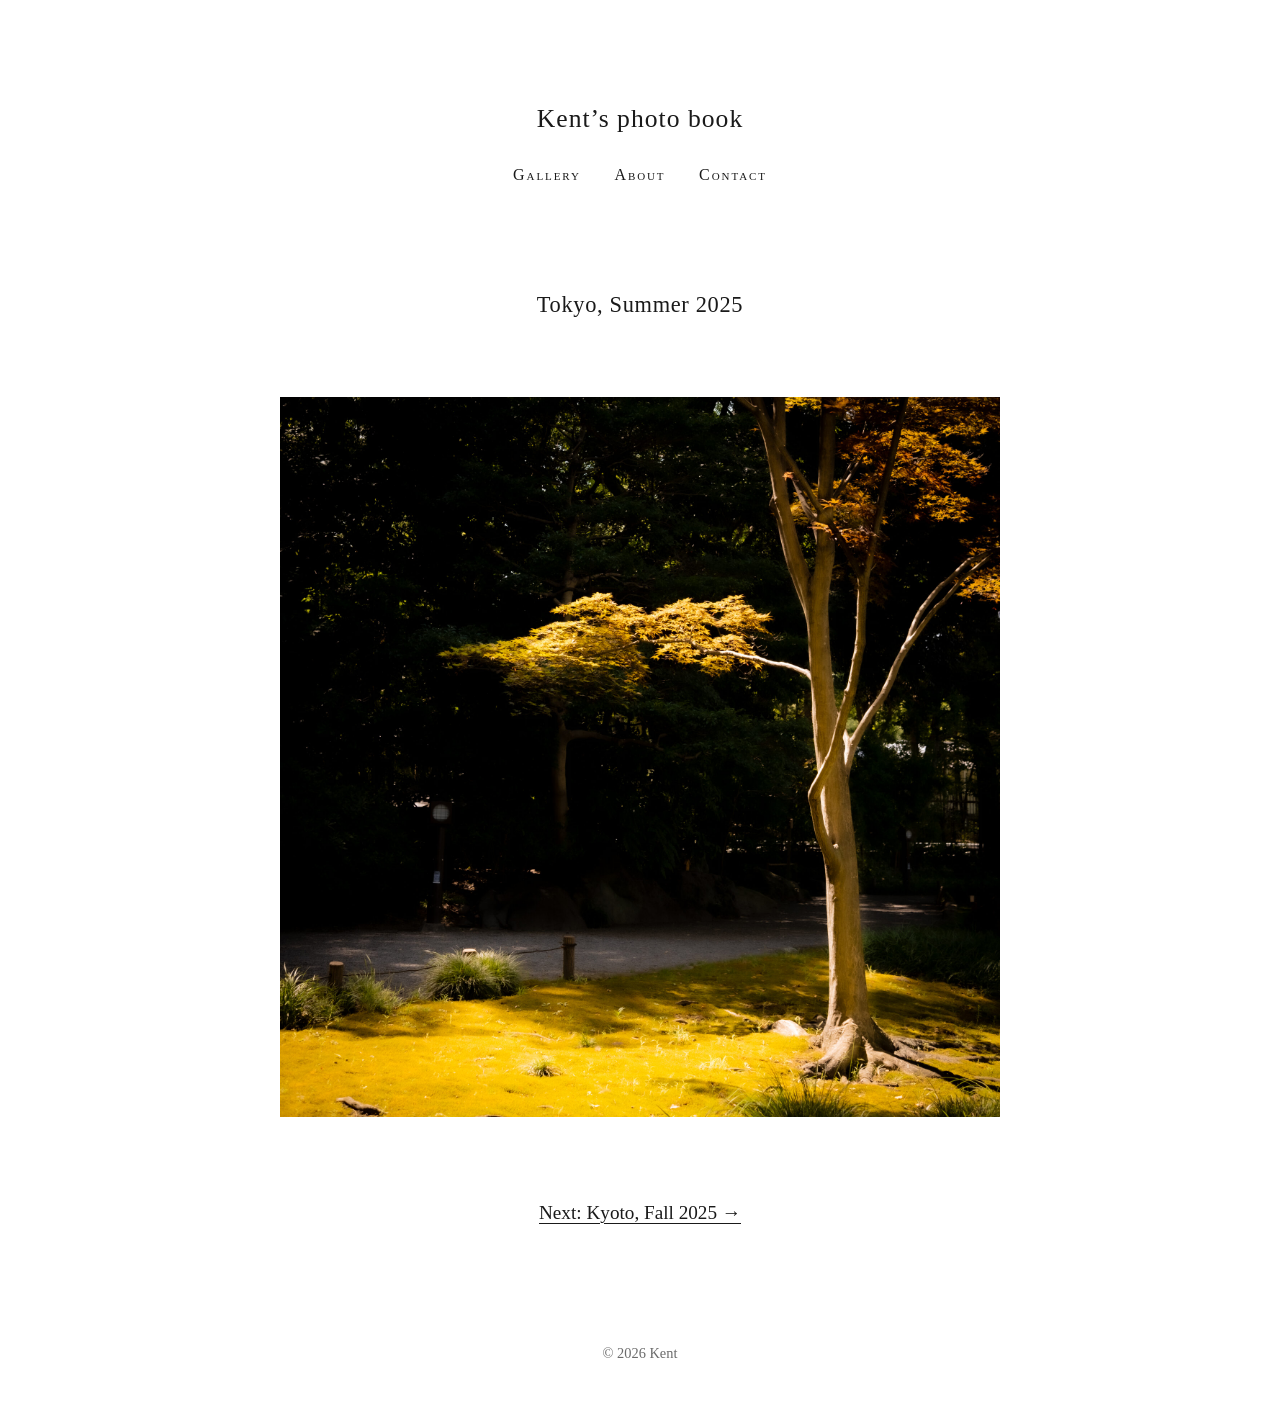
<file: tokyo-summer.html>
<!DOCTYPE html>
<html>
<head>
  <meta charset="UTF-8">
  <meta name="viewport" content="width=device-width">
  <title>Tokyo, Summer 2025 — Kent’s photo book</title>
  <link rel="stylesheet" href="style.css">
</head>
<body>
  <header>
    <h1><a href="index.html">Kent’s photo book</a></h1>
    <nav>
      <a href="gallery.html">Gallery</a>
      <a href="about.html">About</a>
      <a href="contact.html">Contact</a>
    </nav>
  </header>

  <main>
    <h2>Tokyo, Summer 2025</h2>
    <img src="KYS-2.jpg" alt="A sunlit maple over a mossy garden floor">

    <p class="next"><a href="kyoto.html">Next: Kyoto, Fall 2025 →</a></p>
  </main>

  <footer>&copy; 2026 Kent</footer>
</body>
</html>
</file>
<file: style.css>
/* CSS = styling rules. Pattern:
     selector { property: value; }
   Like a dict applied to every matching tag:
     body → the whole page, p → every paragraph,
     .caption → anything with class="caption"          */

body {
  font-family: "Times New Roman", Times, serif;
  color: #1a1a1a;              /* near-black, softer than pure #000 */
  background: #fff;
  max-width: 720px;            /* comfortable reading column */
  margin: 0 auto;              /* auto left/right = centered */
  padding: 5rem 1.5rem 3rem;   /* top, sides, bottom */
  font-size: 1.2rem;           /* base text size (1rem = 16px) */
  line-height: 1.7;
}

/* ---------- header: centered, like a book's title page ---------- */

header {
  text-align: center;
  margin-bottom: 6rem;
}

h1 {
  font-size: 1.6rem;
  font-weight: normal;
  letter-spacing: 0.04em;      /* slight tracking = quiet elegance */
}

h1 a { text-decoration: none; }

nav { margin-top: 1rem; }

nav a {
  font-size: 1rem;
  font-variant: small-caps;    /* GALLERY → ɢᴀʟʟᴇʀʏ, a classic serif touch */
  letter-spacing: 0.12em;
  margin: 0 0.9rem;
  text-decoration: none;
}

nav a:hover { text-decoration: underline; }

/* ---------- links & text ---------- */

a {
  color: #1a1a1a;
  text-underline-offset: 4px;          /* underline sits lower, less cramped */
  text-decoration-thickness: 1px;      /* and thinner */
}

p { margin-bottom: 1.4rem; }

h2 {                           /* set titles like "Grand Canyon, 2025" */
  font-size: 1.4rem;
  font-weight: normal;
  text-align: center;
  letter-spacing: 0.03em;
  margin: 0 0 3rem;
}

/* ---------- photos ---------- */

/* Photos stay inside the column and are never taller than the screen,
   so every shot is fully visible without scrolling. */
img {
  max-width: 100%;
  max-height: 82vh;            /* 82% of the viewport height */
  width: auto;                 /* within those limits, keep natural */
  height: auto;                /*   proportions */
  display: block;
  margin: 4.5rem auto;         /* breathing room; auto = centered */
}

.caption {                     /* the note under each photo */
  font-size: 1rem;
  font-style: italic;
  color: #6b6b6b;
  text-align: center;
  max-width: 34rem;            /* captions a bit narrower than body text */
  margin: -3.4rem auto 4.5rem; /* pulled up snug under its photo */
}

/* ---------- page furniture ---------- */

hr {                           /* divider: a short centered dash */
  border: none;
  border-top: 1px solid #999;
  width: 3rem;
  margin: 5rem auto;
}

blockquote {                   /* the Oogway quote */
  margin: 3rem auto;
  max-width: 34rem;
  text-align: center;
  font-style: italic;
  color: #444;
}

.sets {                        /* the gallery's table of contents */
  text-align: center;
  margin-bottom: 2.6rem;
}

.next {                        /* the "Next: ..." link at a set's end */
  text-align: center;
  margin-top: 5rem;
}

.cover { text-align: center; } /* used on the home page */

.snug { margin-top: 1rem; }    /* an image that hugs whatever is above it */

footer {
  text-align: center;
  margin-top: 7rem;
  font-size: 0.9rem;
  color: #6b6b6b;
}

/* ---------- contact form ---------- */

form {
  max-width: 30rem;            /* a narrower column feels more intentional */
  margin: 3rem auto 0;
  text-align: left;
}

label { display: block; margin-top: 1.5rem; margin-bottom: 0.3rem; }

input, textarea {
  display: block;
  width: 100%;
  box-sizing: border-box;      /* width includes padding/border */
  font: inherit;               /* site font, not the browser default */
  padding: 0.55rem 0.7rem;
  border: 1px solid #bbb;
  background: #fff;
}

input:focus, textarea:focus { outline: 1px solid #1a1a1a; }

button {
  font: inherit;
  font-variant: small-caps;
  letter-spacing: 0.12em;
  margin-top: 2rem;
  padding: 0.5rem 2.5rem;
  border: 1px solid #1a1a1a;
  background: #fff;
  cursor: pointer;
}

button:hover { background: #1a1a1a; color: #fff; }  /* invert on hover */
</file>
